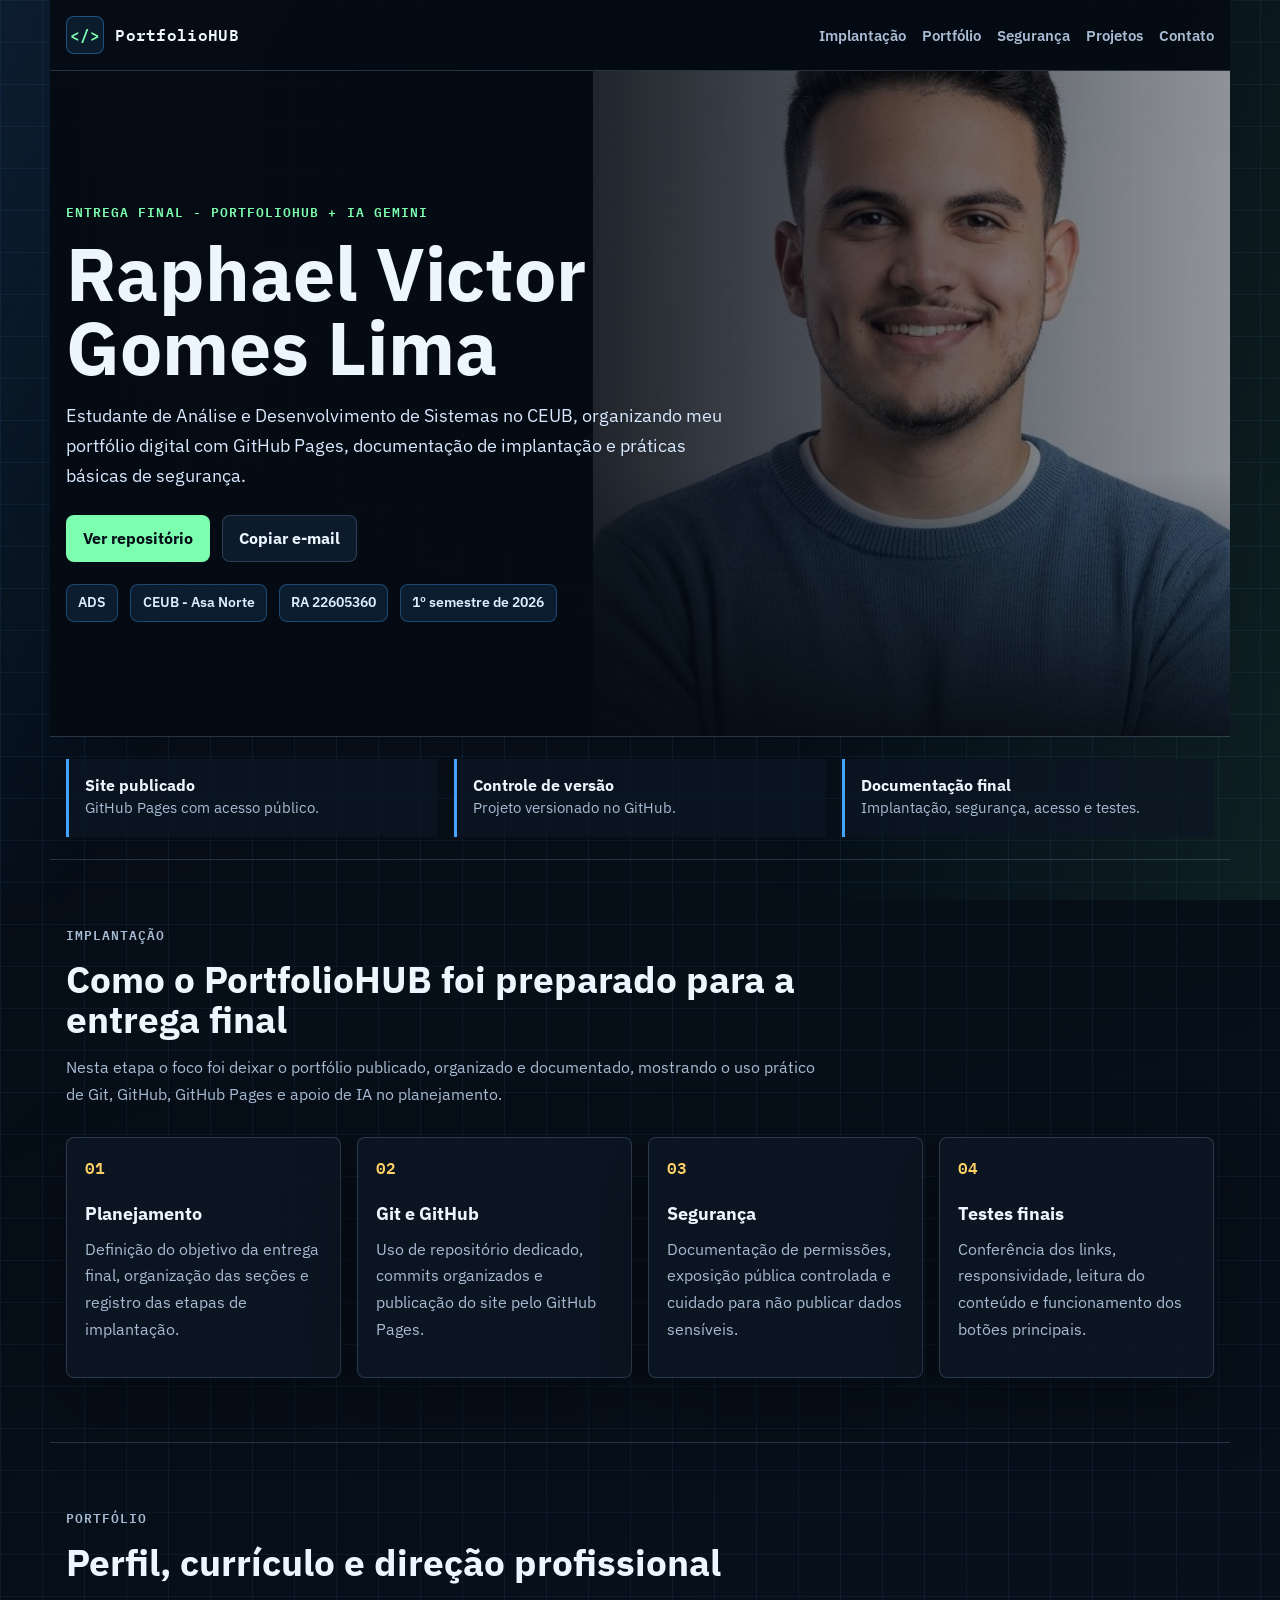
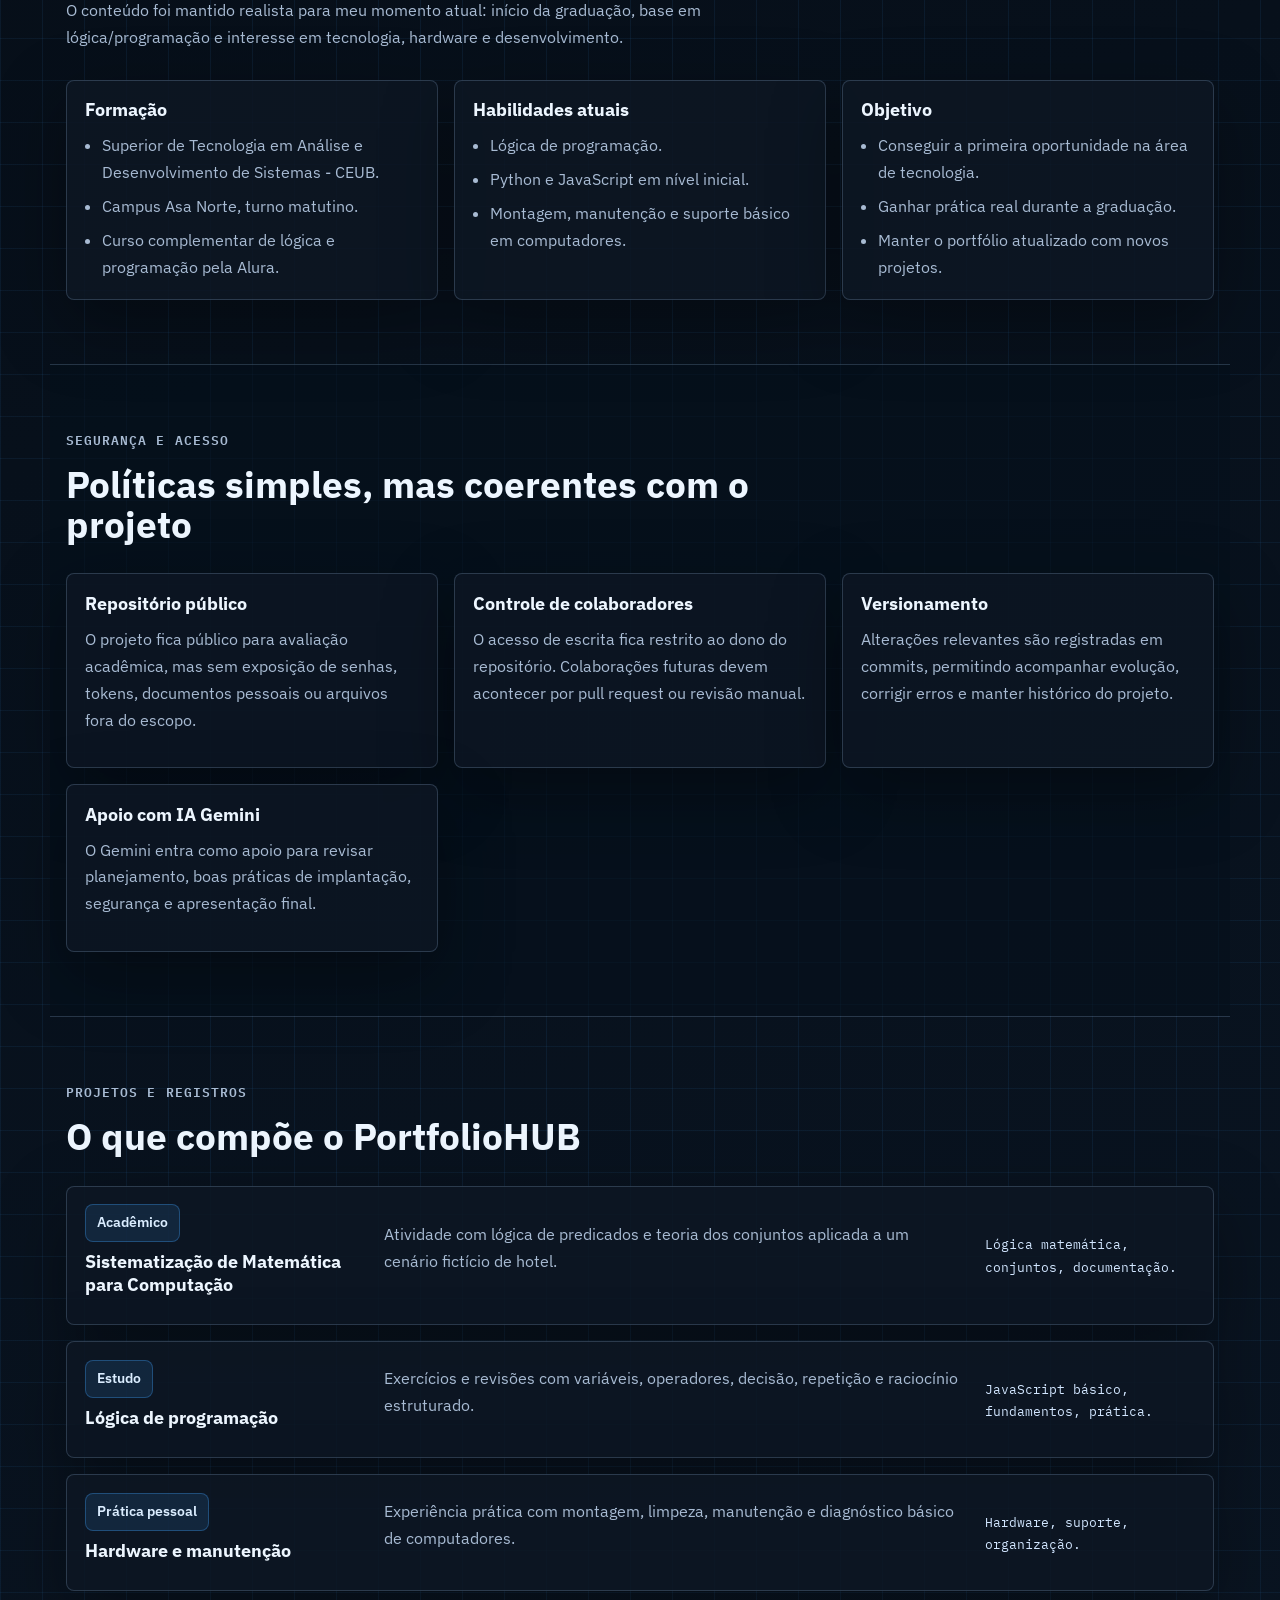
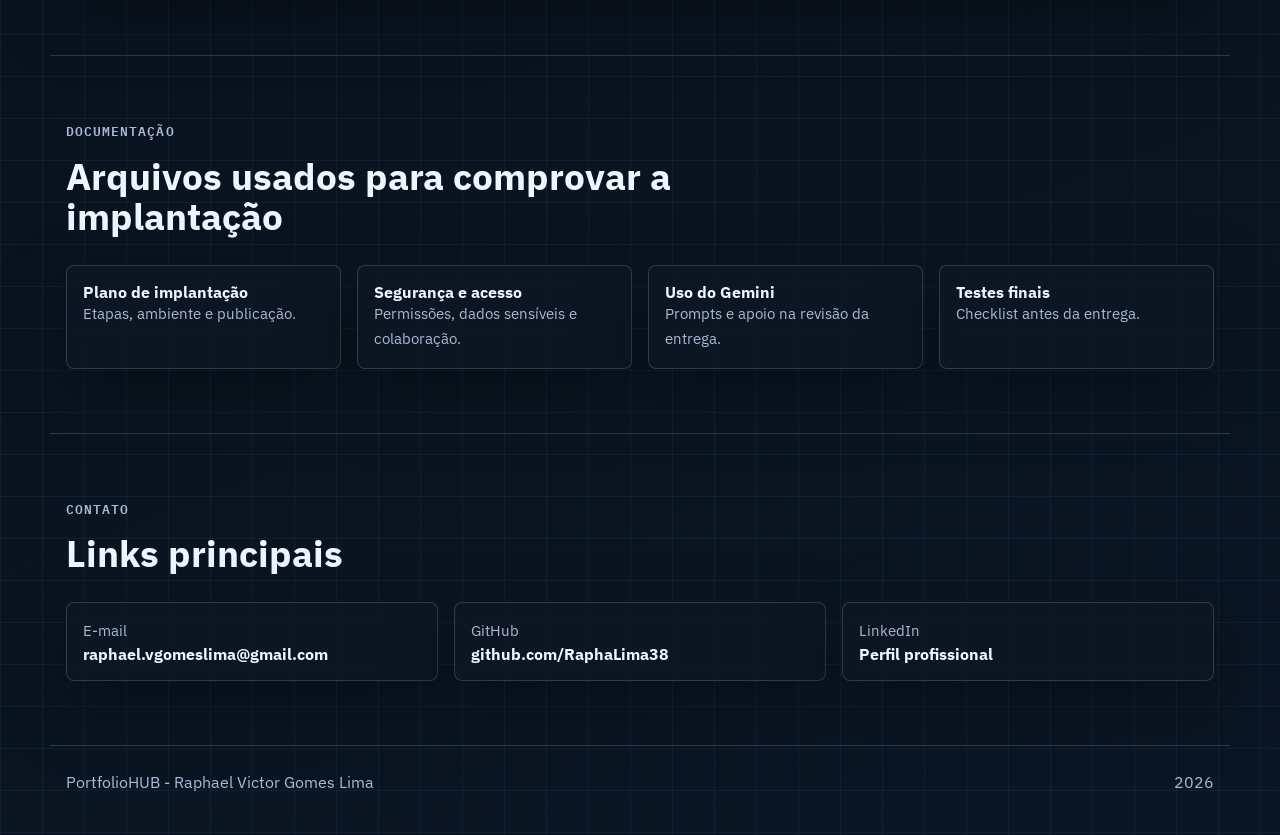
<file: index.html>
<!DOCTYPE html>
<html lang="pt-BR">
<head>
  <meta charset="UTF-8">
  <meta name="viewport" content="width=device-width, initial-scale=1.0">
  <meta name="description" content="PortfolioHUB de Raphael Victor Gomes Lima - entrega final com implantacao, GitHub Pages e documentacao.">
  <title>PortfolioHUB | Raphael Victor Gomes Lima</title>
  <link rel="preconnect" href="https://fonts.googleapis.com">
  <link rel="preconnect" href="https://fonts.gstatic.com" crossorigin>
  <link href="https://fonts.googleapis.com/css2?family=IBM+Plex+Mono:wght@400;500;600&family=IBM+Plex+Sans:wght@400;500;600;700&display=swap" rel="stylesheet">
  <link rel="stylesheet" href="style.css">
</head>
<body>
  <header class="topbar">
    <a class="brand" href="#topo" aria-label="Voltar ao inicio">
      <span class="brand-mark">&lt;/&gt;</span>
      <span>PortfolioHUB</span>
    </a>

    <button class="menu-button" type="button" aria-expanded="false" aria-label="Abrir menu">
      <span></span>
      <span></span>
    </button>

    <nav class="main-nav" aria-label="Navegacao principal">
      <a href="#implantacao">Implantação</a>
      <a href="#portfolio">Portfólio</a>
      <a href="#seguranca">Segurança</a>
      <a href="#projetos">Projetos</a>
      <a href="#contato">Contato</a>
    </nav>
  </header>

  <main id="topo">
    <section class="hero">
      <div class="hero-media" aria-hidden="true">
        <img src="assets/raphael-perfil.jpg" alt="">
      </div>
      <div class="hero-content" data-animate>
        <p class="kicker">Entrega final - PortfolioHUB + IA Gemini</p>
        <h1>Raphael Victor Gomes Lima</h1>
        <p class="lead">
          Estudante de Análise e Desenvolvimento de Sistemas no CEUB, organizando meu portfólio
          digital com GitHub Pages, documentação de implantação e práticas básicas de segurança.
        </p>
        <div class="hero-actions">
          <a class="button primary" href="https://github.com/RaphaLima38/GitHub-Page" target="_blank" rel="noreferrer">Ver repositório</a>
          <button class="button ghost copy-email" type="button" data-email="raphael.vgomeslima@gmail.com">Copiar e-mail</button>
        </div>
        <div class="profile-tags" aria-label="Informacoes academicas">
          <span>ADS</span>
          <span>CEUB - Asa Norte</span>
          <span>RA 22605360</span>
          <span>1º semestre de 2026</span>
        </div>
      </div>
    </section>

    <section class="section intro-strip" aria-label="Resumo da entrega">
      <div class="strip-item" data-animate>
        <strong>Site publicado</strong>
        <span>GitHub Pages com acesso público.</span>
      </div>
      <div class="strip-item" data-animate>
        <strong>Controle de versão</strong>
        <span>Projeto versionado no GitHub.</span>
      </div>
      <div class="strip-item" data-animate>
        <strong>Documentação final</strong>
        <span>Implantação, segurança, acesso e testes.</span>
      </div>
    </section>

    <section class="section" id="implantacao">
      <div class="section-title" data-animate>
        <p class="kicker">Implantação</p>
        <h2>Como o PortfolioHUB foi preparado para a entrega final</h2>
        <p>
          Nesta etapa o foco foi deixar o portfólio publicado, organizado e documentado,
          mostrando o uso prático de Git, GitHub, GitHub Pages e apoio de IA no planejamento.
        </p>
      </div>

      <div class="timeline">
        <article class="timeline-card" data-animate>
          <span>01</span>
          <h3>Planejamento</h3>
          <p>Definição do objetivo da entrega final, organização das seções e registro das etapas de implantação.</p>
        </article>
        <article class="timeline-card" data-animate>
          <span>02</span>
          <h3>Git e GitHub</h3>
          <p>Uso de repositório dedicado, commits organizados e publicação do site pelo GitHub Pages.</p>
        </article>
        <article class="timeline-card" data-animate>
          <span>03</span>
          <h3>Segurança</h3>
          <p>Documentação de permissões, exposição pública controlada e cuidado para não publicar dados sensíveis.</p>
        </article>
        <article class="timeline-card" data-animate>
          <span>04</span>
          <h3>Testes finais</h3>
          <p>Conferência dos links, responsividade, leitura do conteúdo e funcionamento dos botões principais.</p>
        </article>
      </div>
    </section>

    <section class="section split-section" id="portfolio">
      <div class="section-title" data-animate>
        <p class="kicker">Portfólio</p>
        <h2>Perfil, currículo e direção profissional</h2>
        <p>
          O conteúdo foi mantido realista para meu momento atual: início da graduação,
          base em lógica/programação e interesse em tecnologia, hardware e desenvolvimento.
        </p>
      </div>

      <div class="content-grid">
        <article class="content-card" data-animate>
          <h3>Formação</h3>
          <ul>
            <li>Superior de Tecnologia em Análise e Desenvolvimento de Sistemas - CEUB.</li>
            <li>Campus Asa Norte, turno matutino.</li>
            <li>Curso complementar de lógica e programação pela Alura.</li>
          </ul>
        </article>

        <article class="content-card" data-animate>
          <h3>Habilidades atuais</h3>
          <ul>
            <li>Lógica de programação.</li>
            <li>Python e JavaScript em nível inicial.</li>
            <li>Montagem, manutenção e suporte básico em computadores.</li>
          </ul>
        </article>

        <article class="content-card" data-animate>
          <h3>Objetivo</h3>
          <ul>
            <li>Conseguir a primeira oportunidade na área de tecnologia.</li>
            <li>Ganhar prática real durante a graduação.</li>
            <li>Manter o portfólio atualizado com novos projetos.</li>
          </ul>
        </article>
      </div>
    </section>

    <section class="section security-band" id="seguranca">
      <div class="section-title" data-animate>
        <p class="kicker">Segurança e acesso</p>
        <h2>Políticas simples, mas coerentes com o projeto</h2>
      </div>

      <div class="security-grid">
        <article data-animate>
          <h3>Repositório público</h3>
          <p>O projeto fica público para avaliação acadêmica, mas sem exposição de senhas, tokens, documentos pessoais ou arquivos fora do escopo.</p>
        </article>
        <article data-animate>
          <h3>Controle de colaboradores</h3>
          <p>O acesso de escrita fica restrito ao dono do repositório. Colaborações futuras devem acontecer por pull request ou revisão manual.</p>
        </article>
        <article data-animate>
          <h3>Versionamento</h3>
          <p>Alterações relevantes são registradas em commits, permitindo acompanhar evolução, corrigir erros e manter histórico do projeto.</p>
        </article>
        <article data-animate>
          <h3>Apoio com IA Gemini</h3>
          <p>O Gemini entra como apoio para revisar planejamento, boas práticas de implantação, segurança e apresentação final.</p>
        </article>
      </div>
    </section>

    <section class="section" id="projetos">
      <div class="section-title" data-animate>
        <p class="kicker">Projetos e registros</p>
        <h2>O que compõe o PortfolioHUB</h2>
      </div>

      <div class="project-list">
        <article class="project-card" data-animate>
          <div>
            <span class="status">Acadêmico</span>
            <h3>Sistematização de Matemática para Computação</h3>
          </div>
          <p>Atividade com lógica de predicados e teoria dos conjuntos aplicada a um cenário fictício de hotel.</p>
          <small>Lógica matemática, conjuntos, documentação.</small>
        </article>

        <article class="project-card" data-animate>
          <div>
            <span class="status">Estudo</span>
            <h3>Lógica de programação</h3>
          </div>
          <p>Exercícios e revisões com variáveis, operadores, decisão, repetição e raciocínio estruturado.</p>
          <small>JavaScript básico, fundamentos, prática.</small>
        </article>

        <article class="project-card" data-animate>
          <div>
            <span class="status">Prática pessoal</span>
            <h3>Hardware e manutenção</h3>
          </div>
          <p>Experiência prática com montagem, limpeza, manutenção e diagnóstico básico de computadores.</p>
          <small>Hardware, suporte, organização.</small>
        </article>
      </div>
    </section>

    <section class="section docs-section">
      <div class="section-title" data-animate>
        <p class="kicker">Documentação</p>
        <h2>Arquivos usados para comprovar a implantação</h2>
      </div>

      <div class="docs-grid">
        <a class="doc-link" href="https://github.com/RaphaLima38/GitHub-Page/blob/main/documentacao/plano-implantacao.md" target="_blank" rel="noreferrer" data-animate>
          <strong>Plano de implantação</strong>
          <span>Etapas, ambiente e publicação.</span>
        </a>
        <a class="doc-link" href="https://github.com/RaphaLima38/GitHub-Page/blob/main/documentacao/seguranca-controle-acesso.md" target="_blank" rel="noreferrer" data-animate>
          <strong>Segurança e acesso</strong>
          <span>Permissões, dados sensíveis e colaboração.</span>
        </a>
        <a class="doc-link" href="https://github.com/RaphaLima38/GitHub-Page/blob/main/documentacao/uso-gemini.md" target="_blank" rel="noreferrer" data-animate>
          <strong>Uso do Gemini</strong>
          <span>Prompts e apoio na revisão da entrega.</span>
        </a>
        <a class="doc-link" href="https://github.com/RaphaLima38/GitHub-Page/blob/main/documentacao/testes-finais.md" target="_blank" rel="noreferrer" data-animate>
          <strong>Testes finais</strong>
          <span>Checklist antes da entrega.</span>
        </a>
      </div>
    </section>

    <section class="section contact-section" id="contato">
      <div class="section-title" data-animate>
        <p class="kicker">Contato</p>
        <h2>Links principais</h2>
      </div>

      <div class="contact-grid">
        <button class="contact-card copy-email" type="button" data-email="raphael.vgomeslima@gmail.com" data-animate>
          <span>E-mail</span>
          <strong>raphael.vgomeslima@gmail.com</strong>
        </button>
        <a class="contact-card" href="https://github.com/RaphaLima38" target="_blank" rel="noreferrer" data-animate>
          <span>GitHub</span>
          <strong>github.com/RaphaLima38</strong>
        </a>
        <a class="contact-card" href="https://www.linkedin.com/in/raphael-victor-gomes-lima-200b5a37a/" target="_blank" rel="noreferrer" data-animate>
          <span>LinkedIn</span>
          <strong>Perfil profissional</strong>
        </a>
      </div>
    </section>
  </main>

  <footer class="footer">
    <span>PortfolioHUB - Raphael Victor Gomes Lima</span>
    <span id="current-year"></span>
  </footer>

  <script src="script.js"></script>
</body>
</html>
</file>
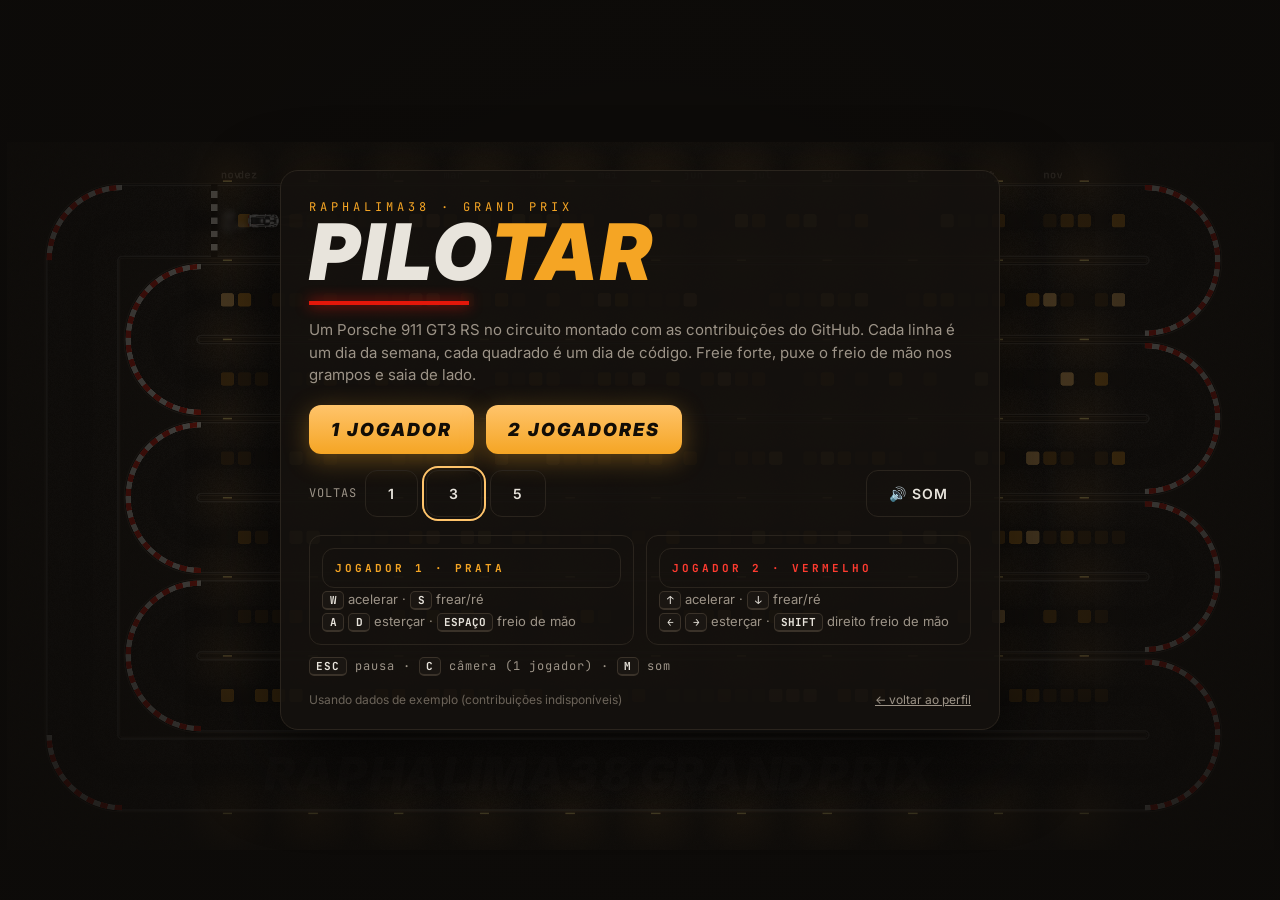
<file: pilotar/index.html>
<!doctype html>
<html lang="pt-BR">
<head>
<meta charset="utf-8">
<meta name="viewport" content="width=device-width,initial-scale=1,maximum-scale=1,user-scalable=no">
<title>PILOTAR · GT3 RS no circuito de contribuições</title>
<link rel="icon" href="data:image/svg+xml,%3Csvg xmlns=%22http://www.w3.org/2000/svg%22 viewBox=%220 0 100 100%22%3E%3Ctext y=%22.9em%22 font-size=%2290%22%3E%F0%9F%8F%81%3C/text%3E%3C/svg%3E">
<meta name="description" content="Pilote um Porsche 911 GT3 RS no circuito feito com as contribuições do GitHub do Raphael Victor. Drift, freio de mão e modo 2 jogadores.">
<link rel="preconnect" href="https://fonts.googleapis.com">
<link rel="preconnect" href="https://fonts.gstatic.com" crossorigin>
<link href="https://fonts.googleapis.com/css2?family=Inter:ital,wght@0,400;0,600;0,800;1,900&family=JetBrains+Mono:wght@400;700&display=swap" rel="stylesheet">
<style>
:root{--bg:#0d0b09;--panel:#14110e;--stroke:#2a241d;--amber:#f5a524;--amber-l:#ffc46b;--silver:#e8e4dc;--muted:#9c9387;--dim:#6b6359;--red:#e3170a;--p1:#f5a524;--p2:#ff3b30}
*{box-sizing:border-box}
html,body{margin:0;height:100%;background:var(--bg);color:var(--silver);font-family:Inter,system-ui,sans-serif;overflow:hidden;-webkit-user-select:none;user-select:none}
canvas#game{position:fixed;inset:0;width:100vw;height:100vh;display:block}
.mono{font-family:'JetBrains Mono',ui-monospace,monospace}
/* HUD */
.hud{position:fixed;top:10px;height:76px;padding:8px 14px;display:none;gap:16px;align-items:center;background:rgba(13,11,9,.78);border:1px solid var(--stroke);border-radius:12px;backdrop-filter:blur(6px);pointer-events:none;display:none}
.hud.p1{left:14px;border-left:3px solid var(--p1)} .hud.p2{right:14px;border-right:3px solid var(--p2);text-align:right}
.hud .who{display:none}
.hud .pos{font:italic 900 34px Inter;line-height:1}
.hud .rows{min-width:150px}.hud.p2{flex-direction:row-reverse}
.hud .row{display:flex;gap:10px;justify-content:space-between;font:400 11px 'JetBrains Mono',monospace;color:var(--muted)}
.hud .row b{color:var(--silver);font-weight:700}
.hud .spd{font:italic 900 30px Inter;color:var(--silver);line-height:1;white-space:nowrap}
.hud .spd small{font:700 11px 'JetBrains Mono',monospace;color:var(--muted);font-style:normal;margin-left:4px}
.hud .gear{font:700 22px 'JetBrains Mono',monospace;color:var(--amber-l)}
.leds{display:flex;gap:3px;margin-top:6px}.hud.p2 .leds{justify-content:flex-end}
.leds i{width:12px;height:6px;border-radius:2px;background:#2a241d;transition:background .05s}
#center{position:fixed;top:14px;left:50%;transform:translateX(-50%);text-align:center;pointer-events:none}
#timer{font:700 18px 'JetBrains Mono',monospace;color:var(--silver);text-shadow:0 2px 8px #000;display:none}
#msg{margin-top:6px;font:italic 900 46px Inter;letter-spacing:2px;color:var(--amber-l);text-shadow:0 4px 24px #000;opacity:0;transition:opacity .25s}
#lights{display:none;gap:12px;justify-content:center;margin-top:10px;padding:12px 18px;background:rgba(10,9,8,.85);border:1px solid var(--stroke);border-radius:14px}
#lights i{width:34px;height:34px;border-radius:50%;background:#2a0805;border:2px solid #3a1310}
#lights i.on{background:radial-gradient(circle at 40% 35%,#ff8a7a,#e3170a 55%,#7a0a04);box-shadow:0 0 22px #e3170a}
/* menus */
.overlay{position:fixed;inset:0;display:flex;align-items:center;justify-content:center;background:radial-gradient(ellipse at 50% 40%,rgba(13,11,9,.55),rgba(13,11,9,.92));z-index:10;padding:16px}
.card{width:min(720px,100%);background:rgba(20,17,14,.92);border:1px solid var(--stroke);border-radius:18px;padding:28px 28px 22px;box-shadow:0 30px 80px #000a;max-height:100%;overflow:auto}
h1{margin:0;font:italic 900 clamp(44px,8vw,78px)/.95 Inter;letter-spacing:3px;color:var(--silver)}
h1 span{color:var(--amber)}
.bar{height:4px;width:160px;background:var(--red);box-shadow:0 0 14px var(--red);margin:12px 0 14px}
p.lead{margin:0 0 18px;color:var(--muted);font-size:15px;line-height:1.5}
.btns{display:flex;gap:12px;flex-wrap:wrap}
button{font:italic 900 18px Inter;letter-spacing:2px;color:#120d06;background:linear-gradient(180deg,var(--amber-l),var(--amber));border:0;border-radius:12px;padding:14px 22px;cursor:pointer;box-shadow:0 6px 24px rgba(245,165,36,.35);transition:transform .08s,filter .15s}
button:hover{filter:brightness(1.08);transform:translateY(-1px)} button:active{transform:translateY(1px)}
button.ghost{background:transparent;color:var(--silver);border:1px solid var(--stroke);box-shadow:none;font-style:normal;font-weight:600;letter-spacing:1px;font-size:14px}
button.sel{outline:2px solid var(--amber-l);outline-offset:2px}
.opts{display:flex;gap:8px;align-items:center;margin:16px 0 4px;flex-wrap:wrap;color:var(--muted);font:400 12px 'JetBrains Mono',monospace;letter-spacing:1px}
.keys{display:grid;grid-template-columns:1fr 1fr;gap:12px;margin-top:18px}
.keys div{border:1px solid var(--stroke);border-radius:12px;padding:12px;font-size:13px;color:var(--muted);line-height:1.7}
.keys b{color:var(--silver)} .keys .t{font:700 11px 'JetBrains Mono',monospace;letter-spacing:3px}
kbd{display:inline-block;min-width:22px;padding:1px 6px;border:1px solid #3a3229;border-bottom-width:2px;border-radius:5px;background:#1a1612;color:var(--silver);font:700 11px 'JetBrains Mono',monospace;text-align:center}
.foot{margin-top:16px;font-size:12px;color:var(--dim);display:flex;justify-content:space-between;gap:10px;flex-wrap:wrap}
.foot a{color:var(--muted)}
.hidden{display:none!important}
#results table{width:100%;border-collapse:collapse;margin:10px 0 18px;font:400 14px 'JetBrains Mono',monospace}
#results td{padding:8px 6px;border-bottom:1px solid var(--stroke)}
/* ---------- modo celular ---------- */
body.mobile{touch-action:none;overscroll-behavior:none;-webkit-touch-callout:none}
#touch{position:fixed;inset:0;display:none;pointer-events:none;z-index:5}
body.mobile.playing #touch{display:block}
#steerZone{position:absolute;left:0;bottom:0;width:48vw;height:70vh;pointer-events:auto;touch-action:none}
#steerTrack{position:absolute;left:max(18px,env(safe-area-inset-left));bottom:max(22px,env(safe-area-inset-bottom));width:min(230px,38vw);height:70px;border-radius:40px;background:rgba(20,17,14,.55);border:1px solid var(--stroke);backdrop-filter:blur(4px)}
#steerTrack::before,#steerTrack::after{content:'◀';position:absolute;top:50%;left:14px;transform:translateY(-50%);color:var(--dim);font:700 16px Inter}
#steerTrack::after{content:'▶';left:auto;right:14px}
#steerKnob{position:absolute;top:5px;left:50%;width:60px;height:60px;margin-left:-30px;border-radius:50%;background:radial-gradient(circle at 40% 35%,#ffd58f,#f5a524 60%,#a86a10);box-shadow:0 4px 18px rgba(245,165,36,.45);transition:transform .04s linear}
#steerHint{position:absolute;left:max(18px,env(safe-area-inset-left));bottom:100px;font:700 10px 'JetBrains Mono',monospace;letter-spacing:2px;color:var(--dim)}
.pedal{position:absolute;display:flex;align-items:center;justify-content:center;text-align:center;pointer-events:auto;touch-action:none;border-radius:18px;border:1px solid var(--stroke);background:rgba(20,17,14,.6);backdrop-filter:blur(4px);color:var(--silver);font:italic 900 13px Inter;letter-spacing:1px;line-height:1.15;transition:transform .05s,background .05s}
.pedal.on{transform:scale(.94)}
#pGas{right:max(18px,env(safe-area-inset-right));bottom:max(22px,env(safe-area-inset-bottom));width:96px;height:150px;background:linear-gradient(180deg,rgba(255,196,107,.35),rgba(245,165,36,.25));border-color:#a86a10}
#pGas.on{background:linear-gradient(180deg,rgba(255,196,107,.75),rgba(245,165,36,.6));color:#120d06}
#pBrake{right:calc(max(18px,env(safe-area-inset-right)) + 108px);bottom:max(22px,env(safe-area-inset-bottom));width:92px;height:104px}
#pBrake.on{background:rgba(227,23,10,.55)}
#pHb{right:calc(max(18px,env(safe-area-inset-right)) + 108px);bottom:calc(max(22px,env(safe-area-inset-bottom)) + 114px);width:92px;height:62px;font-size:11px}
#pHb.on{background:rgba(255,59,48,.6)}
#pauseBtn{position:absolute;top:max(10px,env(safe-area-inset-top));right:max(10px,env(safe-area-inset-right));width:44px;height:44px;padding:0;border-radius:12px;pointer-events:auto;font:900 16px Inter;letter-spacing:0;font-style:normal;box-shadow:none;background:rgba(20,17,14,.7);color:var(--silver);border:1px solid var(--stroke)}
#mobileHelp{display:none!important}
.mobileOnly{display:none!important}
body.mobile .mobileOnly{display:block!important}
body.mobile #b2,body.mobile .keys,body.mobile .deskOnly{display:none!important}
body.mobile .hud{top:max(8px,env(safe-area-inset-top));left:max(8px,env(safe-area-inset-left));height:auto;padding:6px 10px;gap:10px}
body.mobile .hud .pos{font-size:24px} body.mobile .hud .spd{font-size:24px} body.mobile .hud .rows{min-width:118px}
body.mobile #timer{font-size:14px;margin-top:2px} body.mobile #msg{font-size:28px}
body.mobile #lights i{width:24px;height:24px}
body.mobile .card{padding:16px 18px 12px;touch-action:pan-y} body.mobile p.lead{font-size:12.5px;margin-bottom:10px}
body.mobile h1{font-size:clamp(34px,7vw,52px)} body.mobile .bar{margin:8px 0 10px} body.mobile .opts{margin:10px 0 2px}
body.mobile button{padding:11px 18px;font-size:16px} body.mobile #pGas{font-size:12px;white-space:nowrap}
@media (orientation:landscape) and (max-height:500px){body.mobile p.lead{display:none}}
#rotate{display:none}
@media (orientation:portrait){body.mobile.playing #rotate{display:flex}}
#rotate{position:fixed;inset:auto 0 50% 0;transform:translateY(50%);justify-content:center;pointer-events:none;z-index:6}
#rotate span{padding:10px 16px;border-radius:12px;background:rgba(13,11,9,.8);border:1px solid var(--stroke);font:700 12px 'JetBrains Mono',monospace;letter-spacing:2px;color:var(--amber-l);animation:fade 3s forwards}
@keyframes fade{0%,70%{opacity:1}100%{opacity:0}}
@media (max-width:640px){.keys{grid-template-columns:1fr}.hud{min-width:0;padding:8px 10px}.hud .spd{font-size:24px}}
</style>
</head>
<body>
<canvas id="game"></canvas>

<div class="hud p1" id="hud1"><div class="pos" id="pos1">1º</div>
  <div class="rows"><div class="row">VOLTA <b id="lap1">1/3</b></div><div class="row">ATUAL <b id="cur1">0:00.000</b></div><div class="row">MELHOR <b id="best1">—</b></div></div>
  <div><div class="spd"><span id="spd1">0</span><small>KM/H</small> <span class="gear" id="gear1">N</span></div><div class="leds" id="leds1"></div></div></div>
<div class="hud p2" id="hud2"><div class="pos" id="pos2">2º</div>
  <div class="rows"><div class="row">VOLTA <b id="lap2">1/3</b></div><div class="row">ATUAL <b id="cur2">0:00.000</b></div><div class="row">MELHOR <b id="best2">—</b></div></div>
  <div><div class="spd"><span id="spd2">0</span><small>KM/H</small> <span class="gear" id="gear2">N</span></div><div class="leds" id="leds2"></div></div></div>
<div id="center"><div id="timer"></div><div id="lights"><i></i><i></i><i></i><i></i><i></i></div><div id="msg"></div></div>

<div class="overlay" id="menu">
  <div class="card">
    <div class="mono" style="color:var(--amber);letter-spacing:4px;font-size:12px">RAPHALIMA38 · GRAND PRIX</div>
    <h1>PILO<span>TAR</span></h1><div class="bar"></div>
    <p class="lead">Um Porsche 911 GT3 RS no circuito montado com as contribuições do GitHub. Cada linha é um dia da semana, cada quadrado é um dia de código. Freie forte, puxe o freio de mão nos grampos e saia de lado.</p>
    <div class="btns"><button id="b1">1 JOGADOR</button><button id="b2">2 JOGADORES</button></div>
    <div class="opts">VOLTAS <button class="ghost" data-laps="1">1</button><button class="ghost sel" data-laps="3">3</button><button class="ghost" data-laps="5">5</button>
      <span style="flex:1"></span><button class="ghost" id="snd">🔊 SOM</button></div>
    <div class="keys">
      <div><div class="t" style="color:var(--p1)">JOGADOR 1 · PRATA</div><kbd>W</kbd> acelerar · <kbd>S</kbd> frear/ré<br><kbd>A</kbd> <kbd>D</kbd> esterçar · <kbd>ESPAÇO</kbd> freio de mão</div>
      <div><div class="t" style="color:var(--p2)">JOGADOR 2 · VERMELHO</div><kbd>↑</kbd> acelerar · <kbd>↓</kbd> frear/ré<br><kbd>←</kbd> <kbd>→</kbd> esterçar · <kbd>SHIFT</kbd> direito freio de mão</div>
    </div>
    <div class="opts deskOnly" style="margin-top:12px"><kbd>ESC</kbd> pausa · <kbd>C</kbd> câmera (1 jogador) · <kbd>M</kbd> som</div>
    <div id="mobileHelp" class="keys" style="display:none"></div>
    <div id="mobileHelpBox" class="mobileOnly" style="margin-top:14px;border:1px solid var(--stroke);border-radius:12px;padding:12px;font-size:13px;color:var(--muted);line-height:1.7">
      <div class="mono" style="font-size:11px;letter-spacing:3px;color:var(--amber)">NO CELULAR</div>
      <b style="color:var(--silver)">Arraste</b> o dedo para os lados na esquerda para esterçar · <b style="color:var(--silver)">pedais</b> na direita: acelerar, freio/ré e freio de mão · melhor na horizontal</div>
    <div class="foot"><span id="dataInfo">Carregando contribuições…</span><a href="https://github.com/RaphaLima38">← voltar ao perfil</a></div>
  </div>
</div>

<div class="overlay hidden" id="pause"><div class="card" style="width:min(420px,100%);text-align:center">
  <h1 style="font-size:52px">PAUSA</h1><div class="bar" style="margin:12px auto 18px"></div>
  <div class="btns" style="justify-content:center"><button id="resume">CONTINUAR</button><button class="ghost" id="restart">REINICIAR</button><button class="ghost" id="tomenu">MENU</button></div></div></div>

<div class="overlay hidden" id="results"><div class="card" style="width:min(520px,100%)">
  <div class="mono" style="color:var(--amber);letter-spacing:4px;font-size:12px">BANDEIRADA</div>
  <h1 id="resTitle" style="font-size:48px">VENCEDOR</h1><div class="bar"></div>
  <table id="resTable"></table>
  <div class="btns"><button id="again">CORRER DE NOVO</button><button class="ghost" id="resMenu">MENU</button></div></div></div>

<div id="touch">
  <div id="steerZone"><div id="steerHint">ARRASTE PARA ESTERÇAR</div><div id="steerTrack"><div id="steerKnob"></div></div></div>
  <div class="pedal" id="pHb" data-k="hb">FREIO<br>DE MÃO</div>
  <div class="pedal" id="pBrake" data-k="brake">FREIO<br>/ RÉ</div>
  <div class="pedal" id="pGas" data-k="gas">▲<br>ACELERAR</div>
  <button id="pauseBtn" aria-label="Pausa">❚❚</button>
</div>
<div id="rotate"><span>🔄 MELHOR COM O CELULAR NA HORIZONTAL</span></div>

<script src="game.js"></script>
</body>
</html>
</file>
<file: style.css>
:root {
  --bg: #07101b;
  --surface: #0d1724;
  --surface-2: #111f31;
  --surface-3: #14283f;
  --text: #edf6ff;
  --muted: #a8bbd3;
  --line: rgba(156, 190, 230, 0.22);
  --blue: #43a3ff;
  --blue-2: #1f6feb;
  --green: #7dffb0;
  --amber: #ffd166;
  --shadow: 0 24px 70px rgba(0, 0, 0, 0.34);
  --max: 1180px;
  --radius: 8px;
}

* {
  box-sizing: border-box;
}

html {
  scroll-behavior: smooth;
}

body {
  margin: 0;
  color: var(--text);
  background:
    linear-gradient(90deg, rgba(67, 163, 255, 0.08) 1px, transparent 1px),
    linear-gradient(rgba(67, 163, 255, 0.07) 1px, transparent 1px),
    linear-gradient(160deg, #050b13 0%, #07101b 46%, #0b1624 100%);
  background-size: 42px 42px, 42px 42px, auto;
  font-family: "IBM Plex Sans", "Segoe UI", sans-serif;
  overflow-x: hidden;
}

body::before {
  content: "";
  position: fixed;
  inset: 0;
  pointer-events: none;
  background:
    linear-gradient(120deg, rgba(67, 163, 255, 0.14), transparent 34%),
    linear-gradient(280deg, rgba(125, 255, 176, 0.08), transparent 38%);
  opacity: 0.9;
}

a {
  color: inherit;
}

.topbar {
  position: sticky;
  top: 0;
  z-index: 20;
  display: flex;
  align-items: center;
  justify-content: space-between;
  gap: 1rem;
  width: min(100%, var(--max));
  margin: 0 auto;
  padding: 1rem;
  background: rgba(5, 11, 19, 0.86);
  border-bottom: 1px solid var(--line);
  backdrop-filter: blur(16px);
}

.brand {
  display: inline-flex;
  align-items: center;
  gap: 0.7rem;
  text-decoration: none;
  font-family: "IBM Plex Mono", monospace;
  font-weight: 600;
  letter-spacing: 0.02em;
}

.brand-mark {
  display: inline-grid;
  place-items: center;
  width: 38px;
  height: 38px;
  border: 1px solid rgba(67, 163, 255, 0.4);
  border-radius: var(--radius);
  color: var(--green);
  background: rgba(67, 163, 255, 0.1);
}

.main-nav {
  display: flex;
  gap: 1rem;
}

.main-nav a {
  color: var(--muted);
  text-decoration: none;
  font-size: 0.94rem;
  font-weight: 600;
}

.main-nav a:hover {
  color: var(--text);
}

.menu-button {
  display: none;
  width: 42px;
  height: 42px;
  border: 1px solid var(--line);
  border-radius: var(--radius);
  background: var(--surface);
  cursor: pointer;
}

.menu-button span {
  display: block;
  width: 20px;
  height: 2px;
  margin: 6px auto;
  background: var(--text);
}

main,
.footer {
  position: relative;
  z-index: 1;
}

.hero {
  position: relative;
  min-height: 74vh;
  display: flex;
  align-items: center;
  width: min(100%, var(--max));
  margin: 0 auto;
  padding: 4rem 1rem 3rem;
  overflow: hidden;
  border-bottom: 1px solid var(--line);
}

.hero::after {
  content: "";
  position: absolute;
  inset: 0;
  background:
    linear-gradient(90deg, rgba(5, 11, 19, 0.97) 0%, rgba(5, 11, 19, 0.86) 45%, rgba(5, 11, 19, 0.24) 100%),
    linear-gradient(0deg, rgba(5, 11, 19, 0.88), transparent 40%);
  z-index: 0;
}

.hero-media {
  position: absolute;
  inset: 0 0 0 auto;
  width: 54%;
  opacity: 0.82;
}

.hero-media img {
  width: 100%;
  height: 100%;
  object-fit: cover;
  object-position: center;
  filter: saturate(0.95) contrast(1.04);
}

.hero-content {
  position: relative;
  z-index: 1;
  width: min(720px, 100%);
}

.kicker {
  margin: 0 0 0.9rem;
  color: var(--green);
  font-family: "IBM Plex Mono", monospace;
  font-size: 0.82rem;
  font-weight: 600;
  letter-spacing: 0.08em;
  text-transform: uppercase;
}

h1,
h2,
h3,
p {
  margin-top: 0;
}

h1 {
  margin-bottom: 1rem;
  font-size: 4.7rem;
  line-height: 0.98;
  letter-spacing: 0;
}

h2 {
  margin-bottom: 0.9rem;
  font-size: 2.3rem;
  line-height: 1.08;
  letter-spacing: 0;
}

h3 {
  margin-bottom: 0.7rem;
  font-size: 1.14rem;
  line-height: 1.25;
}

p,
li,
small,
span {
  line-height: 1.68;
}

.lead {
  max-width: 660px;
  color: #d8e9ff;
  font-size: 1.12rem;
}

.hero-actions,
.profile-tags {
  display: flex;
  flex-wrap: wrap;
  gap: 0.75rem;
}

.hero-actions {
  margin-top: 1.5rem;
}

.profile-tags {
  margin-top: 1.4rem;
}

.profile-tags span,
.status {
  display: inline-flex;
  align-items: center;
  min-height: 34px;
  padding: 0.38rem 0.7rem;
  border: 1px solid rgba(67, 163, 255, 0.32);
  border-radius: var(--radius);
  color: #dbedff;
  background: rgba(67, 163, 255, 0.12);
  font-size: 0.88rem;
  font-weight: 600;
}

.button {
  display: inline-flex;
  align-items: center;
  justify-content: center;
  min-height: 46px;
  padding: 0.78rem 1rem;
  border-radius: var(--radius);
  border: 1px solid transparent;
  font: inherit;
  font-weight: 700;
  text-decoration: none;
  cursor: pointer;
  transition: transform 180ms ease, border-color 180ms ease, background 180ms ease;
}

.button:hover {
  transform: translateY(-2px);
}

.primary {
  color: #06101b;
  background: var(--green);
}

.ghost {
  color: var(--text);
  background: rgba(17, 31, 49, 0.82);
  border-color: var(--line);
}

.section {
  width: min(100%, var(--max));
  margin: 0 auto;
  padding: 4rem 1rem;
}

.section + .section {
  border-top: 1px solid var(--line);
}

.section-title {
  max-width: 760px;
  margin-bottom: 1.8rem;
}

.section-title p {
  color: var(--muted);
}

.intro-strip {
  display: grid;
  grid-template-columns: repeat(3, minmax(0, 1fr));
  gap: 1rem;
  padding-top: 1.4rem;
  padding-bottom: 1.4rem;
}

.strip-item {
  padding: 1rem;
  border-left: 3px solid var(--blue);
  background: rgba(13, 23, 36, 0.72);
}

.strip-item strong,
.strip-item span {
  display: block;
}

.strip-item span {
  color: var(--muted);
  font-size: 0.94rem;
}

.timeline,
.content-grid,
.security-grid,
.docs-grid,
.contact-grid {
  display: grid;
  gap: 1rem;
}

.timeline {
  grid-template-columns: repeat(4, minmax(0, 1fr));
}

.content-grid,
.security-grid,
.contact-grid {
  grid-template-columns: repeat(3, minmax(0, 1fr));
}

.docs-grid {
  grid-template-columns: repeat(4, minmax(0, 1fr));
}

.timeline-card,
.content-card,
.security-grid article,
.project-card,
.doc-link,
.contact-card {
  border: 1px solid var(--line);
  border-radius: var(--radius);
  background: rgba(13, 23, 36, 0.86);
  box-shadow: var(--shadow);
}

.timeline-card,
.content-card,
.security-grid article {
  padding: 1.1rem;
}

.timeline-card span {
  display: inline-block;
  margin-bottom: 1.2rem;
  color: var(--amber);
  font-family: "IBM Plex Mono", monospace;
  font-weight: 600;
}

.timeline-card p,
.content-card li,
.security-grid p,
.project-card p,
.doc-link span {
  color: var(--muted);
}

.content-card ul {
  margin: 0;
  padding-left: 1.1rem;
}

.content-card li + li {
  margin-top: 0.45rem;
}

.security-band {
  background: rgba(6, 17, 28, 0.62);
}

.project-list {
  display: grid;
  gap: 1rem;
}

.project-card {
  display: grid;
  grid-template-columns: 280px 1fr 210px;
  gap: 1.2rem;
  align-items: center;
  padding: 1.1rem;
}

.project-card h3 {
  margin-top: 0.5rem;
}

.project-card small {
  color: #d2e6ff;
  font-family: "IBM Plex Mono", monospace;
}

.doc-link,
.contact-card {
  display: block;
  padding: 1rem;
  color: inherit;
  text-decoration: none;
}

.doc-link strong,
.doc-link span,
.contact-card span,
.contact-card strong {
  display: block;
}

.doc-link strong,
.contact-card strong {
  overflow-wrap: anywhere;
}

.doc-link span,
.contact-card span {
  color: var(--muted);
  font-size: 0.92rem;
}

.contact-card {
  width: 100%;
  text-align: left;
  font: inherit;
}

button.contact-card {
  cursor: pointer;
}

.doc-link:hover,
.contact-card:hover,
.timeline-card:hover,
.content-card:hover,
.project-card:hover,
.security-grid article:hover {
  border-color: rgba(125, 255, 176, 0.42);
}

.footer {
  display: flex;
  justify-content: space-between;
  gap: 1rem;
  width: min(100%, var(--max));
  margin: 0 auto;
  padding: 1.4rem 1rem 2.5rem;
  color: var(--muted);
  border-top: 1px solid var(--line);
}

[data-animate] {
  opacity: 0;
  transform: translateY(18px);
  transition: opacity 480ms ease, transform 480ms ease;
}

[data-animate].visible {
  opacity: 1;
  transform: translateY(0);
}

@media (max-width: 960px) {
  .menu-button {
    display: inline-block;
  }

  .main-nav {
    position: absolute;
    top: 100%;
    left: 1rem;
    right: 1rem;
    display: none;
    flex-direction: column;
    padding: 1rem;
    background: rgba(5, 11, 19, 0.96);
    border: 1px solid var(--line);
    border-radius: var(--radius);
  }

  body.menu-open .main-nav {
    display: flex;
  }

  .hero {
    min-height: auto;
    padding-top: 5rem;
  }

  .hero-media {
    width: 100%;
    opacity: 0.2;
  }

  .hero::after {
    background:
      linear-gradient(90deg, rgba(5, 11, 19, 0.98), rgba(5, 11, 19, 0.88)),
      linear-gradient(0deg, rgba(5, 11, 19, 0.9), transparent 35%);
  }

  .intro-strip,
  .timeline,
  .content-grid,
  .security-grid,
  .docs-grid,
  .contact-grid {
    grid-template-columns: 1fr;
  }

  .project-card {
    grid-template-columns: 1fr;
  }
}

@media (max-width: 640px) {
  .topbar {
    padding: 0.75rem;
  }

  .brand {
    font-size: 0.94rem;
  }

  h1 {
    font-size: 3.1rem;
  }

  h2 {
    font-size: 1.8rem;
  }

  .section {
    padding-top: 3rem;
    padding-bottom: 3rem;
  }

  .footer {
    flex-direction: column;
  }
}
</file>
